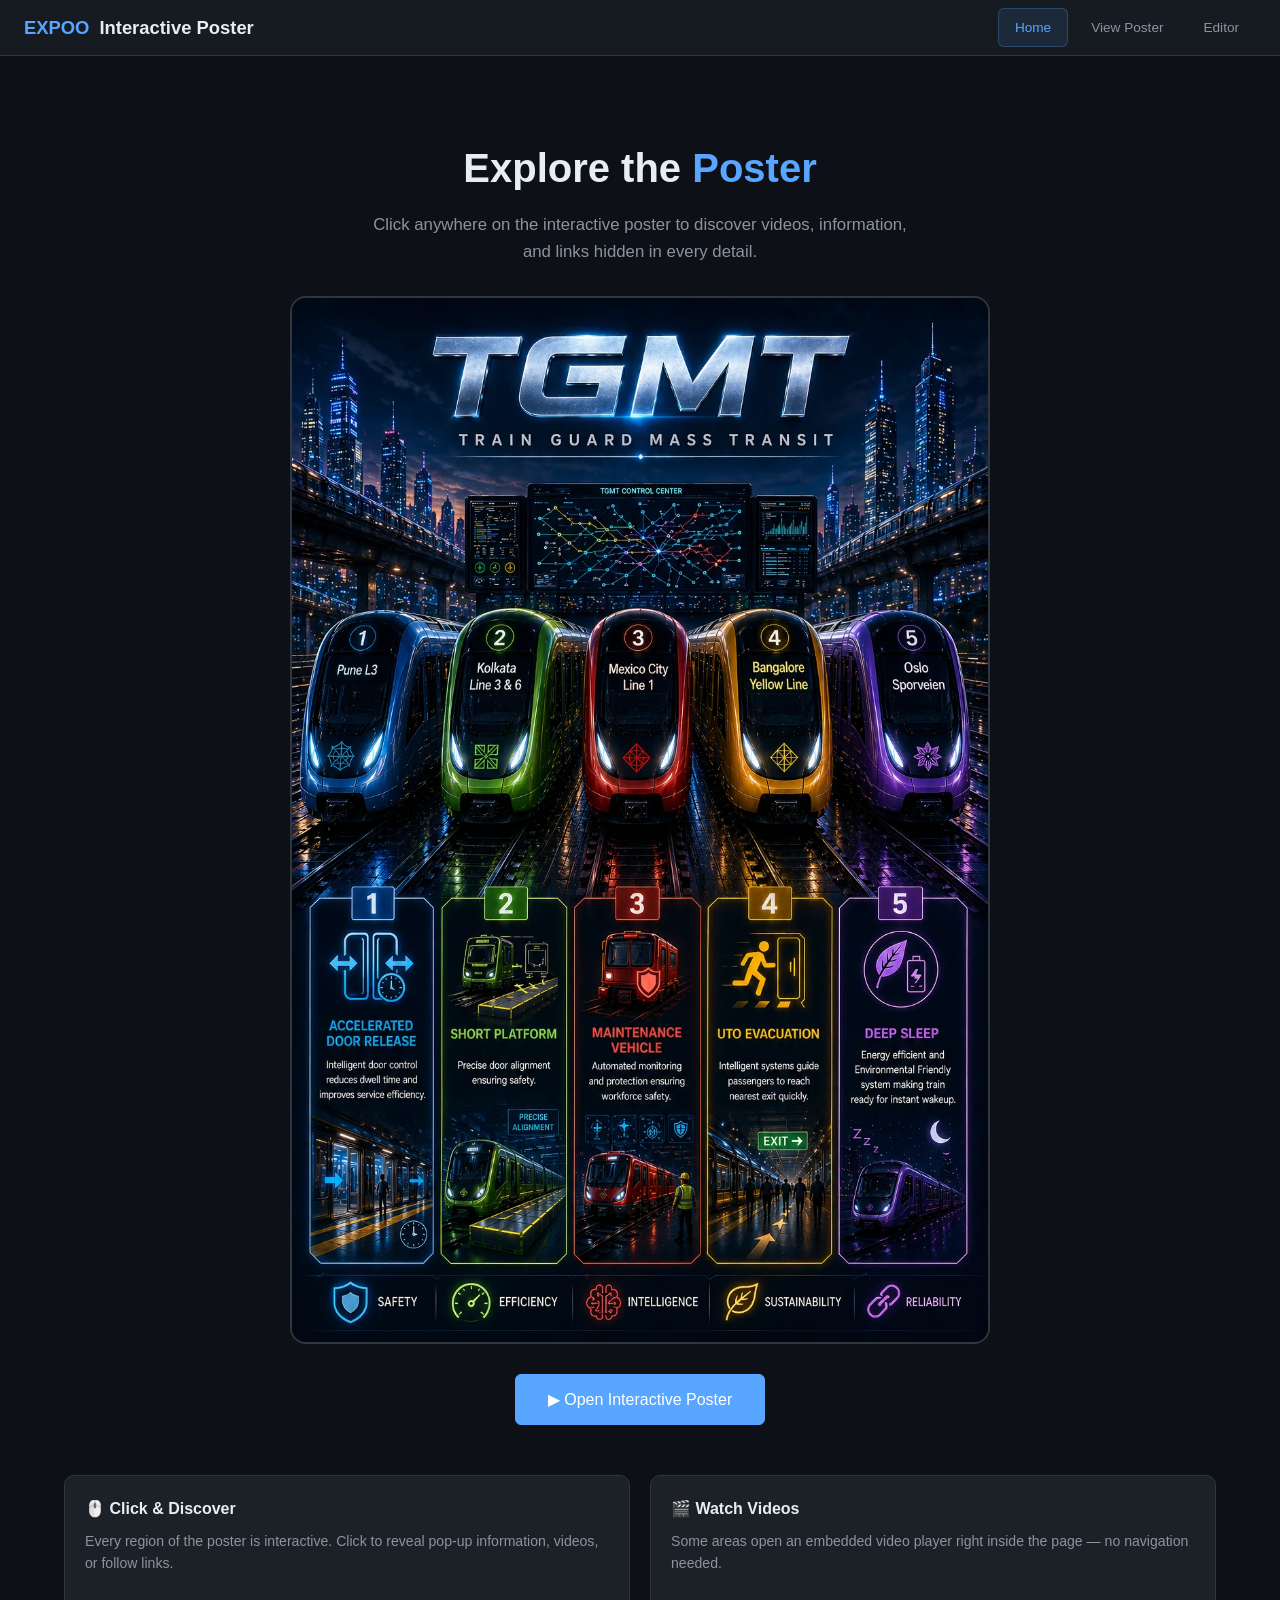
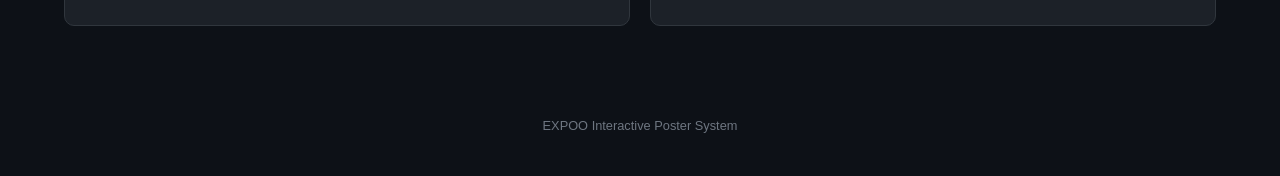
<file: index.html>
<!DOCTYPE html>
<html lang="en">
<head>
    <meta charset="UTF-8">
    <meta name="viewport" content="width=device-width, initial-scale=1.0">
    <title>EXPOO — Interactive Poster</title>
    <link rel="stylesheet" href="css/styles.css">
</head>
<body>

    <!-- ─── Top Navigation ─── -->
    <nav class="top-nav">
        <a href="index.html" class="logo">
            <span class="accent">EXPOO</span> Interactive Poster
        </a>
        <div class="nav-links">
            <a href="index.html" class="active">Home</a>
            <a href="poster.html">View Poster</a>
            <a href="editor.html">Editor</a>
        </div>
    </nav>

    <!-- ─── Hero Section ─── -->
    <section class="hero container">
        <h1>Explore the <span class="accent">Poster</span></h1>
        <p>Click anywhere on the interactive poster to discover videos, information, and links hidden in every detail.</p>

        <a href="poster.html">
            <div class="poster-preview">
                <picture>
                    <source srcset="assets/images/poster.webp" type="image/webp">
                    <source srcset="assets/images/poster.jpg" type="image/jpeg">
                    <img src="assets/images/poster.jpg" alt="Poster Preview" loading="lazy">
                </picture>
            </div>
        </a>

        <div style="margin-top:30px">
            <a href="poster.html" class="btn btn-primary" style="font-size:1rem;padding:12px 32px;">
                ▶ Open Interactive Poster
            </a>
        </div>

        <!-- ─── Feature Cards ─── -->
        <div class="features">
            <div class="card">
                <h3>🖱️ Click &amp; Discover</h3>
                <p>Every region of the poster is interactive. Click to reveal pop-up information, videos, or follow links.</p>
            </div>
            <div class="card">
                <h3>🎬 Watch Videos</h3>
                <p>Some areas open an embedded video player right inside the page — no navigation needed.</p>
            </div>

        </div>
    </section>

    <footer style="text-align:center;padding:40px 0;color:var(--text-muted);font-size:0.8rem;">
        EXPOO Interactive Poster System
    </footer>

</body>
</html>
</file>
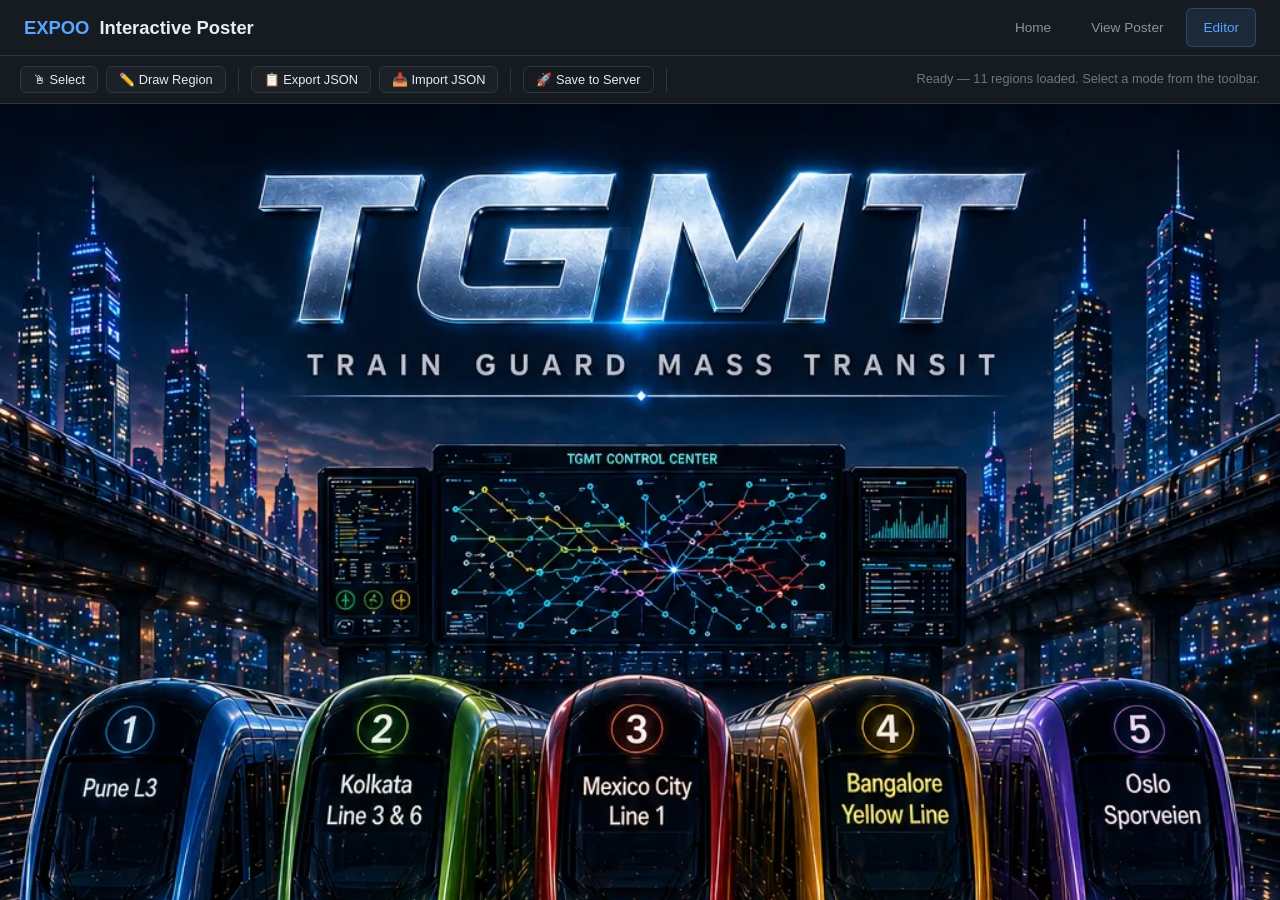
<file: editor.html>
<!DOCTYPE html>
<html lang="en">
<head>
    <meta charset="UTF-8">
    <meta name="viewport" content="width=device-width, initial-scale=1.0">
    <title>EXPOO — Region Editor</title>
    <link rel="stylesheet" href="css/styles.css">
    <style>
        body { display: flex; flex-direction: column; height: 100vh; overflow: hidden; }
        .editor-main { display: flex; flex: 1; overflow: hidden; }
        .poster-viewport { flex: 1; overflow: auto; position: relative; }
        .poster-viewport.drawing-mode { cursor: crosshair; }
        .poster-wrapper {
            position: relative;
            display: inline-block;
            min-width: 100%;
        }
        .poster-wrapper img.poster-img {
            display: block;
            width: 100%;
            height: auto;
            image-rendering: -webkit-optimize-contrast;
            image-rendering: crisp-edges;
        }

        /* File Browser */
        .file-browser {
            margin-top: 8px;
            border: 1px solid var(--border);
            border-radius: 8px;
            background: var(--bg-card);
            max-height: 320px;
            overflow: hidden;
            display: flex;
            flex-direction: column;
        }
        .fb-header {
            display: flex;
            justify-content: space-between;
            align-items: center;
            padding: 8px 12px;
            font-weight: 600;
            font-size: 0.85rem;
            border-bottom: 1px solid var(--border);
            background: var(--bg-alt);
        }
        .btn-close-fb {
            background: none;
            border: none;
            color: var(--text-muted);
            font-size: 1.1rem;
            cursor: pointer;
            padding: 0 4px;
        }
        .btn-close-fb:hover { color: var(--danger); }
        .fb-tabs {
            display: flex;
            border-bottom: 1px solid var(--border);
        }
        .fb-tab {
            flex: 1;
            padding: 6px 8px;
            font-size: 0.8rem;
            background: none;
            border: none;
            color: var(--text-muted);
            cursor: pointer;
            border-bottom: 2px solid transparent;
            transition: all 0.2s;
        }
        .fb-tab.active {
            color: var(--accent);
            border-bottom-color: var(--accent);
        }
        .fb-file-list {
            overflow-y: auto;
            padding: 4px;
            flex: 1;
        }
        .fb-file-item {
            display: flex;
            justify-content: space-between;
            align-items: center;
            padding: 6px 10px;
            border-radius: 6px;
            cursor: pointer;
            font-size: 0.82rem;
            transition: background 0.15s;
        }
        .fb-file-item:hover {
            background: rgba(88,166,255,0.1);
        }
        .fb-file-item .fb-name {
            white-space: nowrap;
            overflow: hidden;
            text-overflow: ellipsis;
            max-width: 180px;
        }
        .fb-file-item .fb-size {
            color: var(--text-muted);
            font-size: 0.75rem;
            flex-shrink: 0;
            margin-left: 8px;
        }
        .fb-hint {
            font-size: 0.8rem;
            color: var(--text-muted);
            text-align: center;
            padding: 16px 8px;
        }
        .fb-empty-hint {
            font-size: 0.8rem;
            color: var(--text-muted);
            text-align: center;
            padding: 16px 8px;
            line-height: 1.5;
        }

        /* Mobile: stack editor vertically */
        @media (max-width: 768px) {
            .editor-main { flex-direction: column; }
            .poster-viewport { min-height: 40vh; }
            .editor-sidebar {
                width: 100% !important;
                min-width: 100% !important;
                max-height: 45vh;
                border-left: none !important;
                border-top: 1px solid var(--border);
                overflow-y: auto;
            }
        }
        @media (max-width: 480px) {
            .editor-toolbar {
                overflow-x: auto;
                flex-wrap: nowrap;
                -webkit-overflow-scrolling: touch;
            }
            .editor-toolbar .info { display: none; }
            .editor-sidebar { padding: 12px; }
        }
    </style>
</head>
<body>

    <!-- ─── Top Navigation ─── -->
    <nav class="top-nav">
        <a href="index.html" class="logo">
            <span class="accent">EXPOO</span> Interactive Poster
        </a>
        <div class="nav-links">
            <a href="index.html">Home</a>
            <a href="poster.html">View Poster</a>
            <a href="editor.html" class="active">Editor</a>
        </div>
    </nav>

    <!-- ─── Toolbar ─── -->
    <div class="poster-toolbar editor-toolbar">
        <button class="btn btn-sm active" data-mode="select"
                onclick="Editor.setMode('select')">
            🖱 Select
        </button>
        <button class="btn btn-sm" data-mode="draw"
                onclick="Editor.setMode('draw')">
            ✏️ Draw Region
        </button>
        <div class="sep"></div>
        <button class="btn btn-sm" onclick="Editor.exportJSON()">📋 Export JSON</button>
        <button class="btn btn-sm" onclick="Editor.importJSON()">📥 Import JSON</button>
        <div class="sep"></div>
        <button class="btn btn-sm" style="background:var(--green)" onclick="Editor.saveToServer()">🚀 Save to Server</button>
        <div class="sep"></div>
        <span class="info" id="editor-status">Loading…</span>
    </div>

    <!-- ─── Main Area ─── -->
    <div class="editor-main">

        <!-- Poster viewport -->
        <div class="poster-viewport" id="editor-viewport">
            <div class="poster-wrapper" id="editor-wrapper">
                <picture>
                    <source srcset="assets/images/poster.webp" type="image/webp">
                    <source srcset="assets/images/poster.jpg" type="image/jpeg">
                    <img class="poster-img" id="editor-img"
                         src="assets/images/poster.jpg"
                         alt="Poster"
                         draggable="false">
                </picture>
                <!-- hotspots rendered on top by JS -->
            </div>
        </div>

        <!-- Right sidebar (edit form) -->
        <aside class="editor-sidebar" id="editor-sidebar">
            <h3>Edit Region</h3>

            <div class="form-group">
                <label for="ef-label">Label (tooltip on hover)</label>
                <input type="text" id="ef-label" placeholder="e.g. Introduction Video">
            </div>

            <div class="form-group">
                <label for="ef-type">Action Type</label>
                <select id="ef-type" onchange="Editor.toggleFieldsByType(this.value)">
                    <option value="popup">Text Popup</option>
                    <option value="video">Video Player</option>
                    <option value="link">External Link</option>
                    <option value="image">Image Lightbox</option>
                </select>
            </div>

            <div class="form-group" id="ef-group-title">
                <label for="ef-title">Popup / Video Title</label>
                <input type="text" id="ef-title" placeholder="e.g. About This Section">
            </div>

            <div class="form-group" id="ef-group-body">
                <label for="ef-body">Popup Content (HTML allowed)</label>
                <textarea id="ef-body" rows="5" placeholder="<p>Your content here...</p>"></textarea>
            </div>

            <div class="form-group" id="ef-group-url" style="display:none">
                <label for="ef-url">URL / Source Path</label>
                <input type="text" id="ef-url" placeholder="https://... or assets/videos/clip.mp4">
                <button class="btn btn-sm" style="margin-top:6px;width:100%"
                        onclick="Editor.openFileBrowser()">📁 Browse Local Files</button>
                <!-- File browser dropdown -->
                <div id="file-browser" class="file-browser" style="display:none">
                    <div class="fb-header">
                        <span>📁 Local Files</span>
                        <button class="btn-close-fb" onclick="Editor.closeFileBrowser()">✕</button>
                    </div>
                    <div class="fb-tabs">
                        <button class="fb-tab active" data-folder="images" onclick="Editor.switchFileTab('images')">🖼 Images</button>
                        <button class="fb-tab" data-folder="videos" onclick="Editor.switchFileTab('videos')">🎬 Videos</button>
                    </div>
                    <div id="fb-file-list" class="fb-file-list">
                        <p class="fb-hint">Loading…</p>
                    </div>
                </div>
            </div>

            <div class="form-group" id="ef-group-target" style="display:none">
                <label for="ef-target">Link Target</label>
                <select id="ef-target">
                    <option value="_blank">New Tab (_blank)</option>
                    <option value="_self">Same Tab (_self)</option>
                </select>
            </div>

            <div class="form-actions">
                <button class="btn btn-primary" onclick="Editor.saveForm()">💾 Save Region</button>
                <button class="btn btn-danger" onclick="Editor.deleteRegion()">🗑 Delete</button>
            </div>

            <hr style="border-color:var(--border);margin:24px 0 16px;">

            <div class="form-actions" style="margin-bottom:16px">
                <button class="btn btn-primary" style="width:100%;background:var(--green);font-size:0.95rem;"
                        onclick="Editor.saveToServer()">
                    🚀 Save All to Server
                </button>
            </div>

            <h3>All Regions <span id="region-count" style="color:var(--text-muted);font-size:0.82rem;font-weight:400;"></span></h3>
            <div id="region-list">
                <!-- Rendered by JS -->
            </div>
        </aside>
    </div>

    <!-- ─── Scripts ─── -->
    <script src="content/regions.js"></script>
    <script src="js/app.js"></script>
    <script src="js/editor.js"></script>
    <script>Editor.init();</script>

</body>
</html>
</file>
<file: css/styles.css>
/* ============================================
   EXPOO Interactive Poster System — Global Styles
   ============================================ */

/* ---- Reset & Base ---- */
*, *::before, *::after {
    margin: 0;
    padding: 0;
    box-sizing: border-box;
}

:root {
    --bg-primary: #0d1117;
    --bg-secondary: #161b22;
    --bg-card: #1c2128;
    --bg-hover: #262c36;
    --border: #30363d;
    --accent: #58a6ff;
    --accent-hover: #79b8ff;
    --accent-glow: rgba(88, 166, 255, 0.25);
    --text-primary: #e6edf3;
    --text-secondary: #8b949e;
    --text-muted: #6e7681;
    --danger: #f85149;
    --success: #3fb950;
    --warning: #d29922;
    --radius-sm: 6px;
    --radius-md: 10px;
    --radius-lg: 16px;
    --shadow: 0 8px 30px rgba(0, 0, 0, 0.4);
    --transition: 0.25s ease;
}

html {
    font-size: 16px;
    scroll-behavior: smooth;
}

body {
    font-family: 'Segoe UI', -apple-system, BlinkMacSystemFont, sans-serif;
    background: var(--bg-primary);
    color: var(--text-primary);
    line-height: 1.6;
    min-height: 100vh;
    overflow-x: hidden;
}

a {
    color: var(--accent);
    text-decoration: none;
    transition: color var(--transition);
}

a:hover {
    color: var(--accent-hover);
}

img, svg {
    display: block;
    max-width: 100%;
}

/* ---- Utility ---- */
.container {
    max-width: 1200px;
    margin: 0 auto;
    padding: 0 24px;
}

.sr-only {
    position: absolute;
    width: 1px;
    height: 1px;
    clip: rect(0, 0, 0, 0);
    overflow: hidden;
}

/* ---- Top Nav ---- */
.top-nav {
    background: var(--bg-secondary);
    border-bottom: 1px solid var(--border);
    padding: 0 24px;
    height: 56px;
    display: flex;
    align-items: center;
    justify-content: space-between;
    position: sticky;
    top: 0;
    z-index: 500;
}

.top-nav .logo {
    display: flex;
    align-items: center;
    gap: 10px;
    font-size: 1.15rem;
    font-weight: 700;
    color: var(--text-primary);
}

.top-nav .logo span.accent {
    color: var(--accent);
}

.nav-links {
    display: flex;
    gap: 6px;
}

.nav-links a, .nav-links button {
    padding: 8px 16px;
    border-radius: var(--radius-sm);
    font-size: 0.85rem;
    font-weight: 500;
    color: var(--text-secondary);
    background: transparent;
    border: 1px solid transparent;
    cursor: pointer;
    transition: all var(--transition);
}

.nav-links a:hover, .nav-links button:hover {
    color: var(--text-primary);
    background: var(--bg-hover);
}

.nav-links a.active, .nav-links button.active {
    color: var(--accent);
    background: rgba(88, 166, 255, 0.1);
    border-color: rgba(88, 166, 255, 0.25);
}

/* ---- Buttons ---- */
.btn {
    display: inline-flex;
    align-items: center;
    gap: 6px;
    padding: 8px 18px;
    border: 1px solid var(--border);
    border-radius: var(--radius-sm);
    font-size: 0.85rem;
    font-weight: 500;
    cursor: pointer;
    transition: all var(--transition);
    background: var(--bg-card);
    color: var(--text-primary);
}

.btn:hover {
    background: var(--bg-hover);
    border-color: var(--accent);
}

.btn-primary {
    background: var(--accent);
    color: #fff;
    border-color: var(--accent);
}

.btn-primary:hover {
    background: var(--accent-hover);
}

.btn-danger {
    background: transparent;
    color: var(--danger);
    border-color: var(--danger);
}

.btn-danger:hover {
    background: rgba(248, 81, 73, 0.15);
}

.btn-sm {
    padding: 5px 12px;
    font-size: 0.8rem;
}

/* ---- Cards ---- */
.card {
    background: var(--bg-card);
    border: 1px solid var(--border);
    border-radius: var(--radius-md);
    padding: 20px;
    transition: border-color var(--transition), box-shadow var(--transition);
}

.card:hover {
    border-color: var(--accent);
    box-shadow: 0 0 20px var(--accent-glow);
}

/* ---- Modals / Overlays ---- */
.modal-backdrop {
    position: fixed;
    inset: 0;
    background: rgba(0, 0, 0, 0.7);
    z-index: 900;
    display: flex;
    align-items: center;
    justify-content: center;
    opacity: 0;
    pointer-events: none;
    transition: opacity 0.3s ease;
}

.modal-backdrop.open {
    opacity: 1;
    pointer-events: all;
}

.modal {
    background: var(--bg-secondary);
    border: 1px solid var(--border);
    border-radius: var(--radius-lg);
    padding: 28px;
    max-width: 600px;
    width: 90vw;
    max-height: 85vh;
    overflow-y: auto;
    box-shadow: var(--shadow);
    transform: translateY(20px) scale(0.97);
    transition: transform 0.3s ease;
}

.modal-backdrop.open .modal {
    transform: translateY(0) scale(1);
}

.modal-header {
    display: flex;
    justify-content: space-between;
    align-items: center;
    margin-bottom: 18px;
}

.modal-header h2 {
    font-size: 1.15rem;
    font-weight: 600;
}

.modal-close {
    background: none;
    border: none;
    color: var(--text-secondary);
    font-size: 1.4rem;
    cursor: pointer;
    padding: 4px;
    line-height: 1;
    transition: color var(--transition);
}

.modal-close:hover {
    color: var(--text-primary);
}

.modal-body p {
    color: var(--text-secondary);
    margin-bottom: 14px;
    line-height: 1.7;
}

.modal-body img, .modal-body video {
    border-radius: var(--radius-md);
    margin: 12px 0;
}

/* Zoomable Image Viewer */
.zoom-viewer {
    display: flex;
    flex-direction: column;
    height: 70vh;
    max-height: 75vh;
}
.zoom-toolbar {
    display: flex;
    align-items: center;
    gap: 8px;
    padding: 8px 0 12px;
    border-bottom: 1px solid var(--border);
    margin-bottom: 8px;
    flex-shrink: 0;
}
.zoom-level-label {
    font-size: 0.82rem;
    color: var(--text-secondary);
    min-width: 44px;
    text-align: center;
    font-variant-numeric: tabular-nums;
}
.zoom-container {
    flex: 1;
    overflow: hidden;
    position: relative;
    border-radius: var(--radius-md);
    background: var(--bg-primary);
    user-select: none;
}
.zoom-container img {
    position: absolute;
    top: 0;
    left: 0;
    max-width: none !important;
    max-height: none !important;
    width: auto !important;
    height: auto !important;
    margin: 0 !important;
}
.zoom-container video {
    position: absolute;
    top: 0;
    left: 0;
    max-width: none !important;
    max-height: none !important;
    width: auto !important;
    height: auto !important;
    margin: 0 !important;
    transform-origin: 0 0;
    cursor: grab;
    outline: none;
}

/* ---- Forms ---- */
.form-group {
    margin-bottom: 14px;
}

.form-group label {
    display: block;
    font-size: 0.82rem;
    color: var(--text-secondary);
    margin-bottom: 6px;
    font-weight: 500;
}

.form-group input, .form-group textarea, .form-group select {
    width: 100%;
    padding: 9px 14px;
    border: 1px solid var(--border);
    border-radius: var(--radius-sm);
    background: var(--bg-primary);
    color: var(--text-primary);
    font-size: 0.85rem;
    transition: border-color var(--transition);
}

.form-group input:focus, .form-group textarea:focus, .form-group select:focus {
    outline: none;
    border-color: var(--accent);
    box-shadow: 0 0 0 3px var(--accent-glow);
}

.form-group textarea {
    resize: vertical;
    min-height: 80px;
}

.form-actions {
    display: flex;
    gap: 10px;
    margin-top: 18px;
}

/* ---- Toast notifications ---- */
.toast-container {
    position: fixed;
    bottom: 24px;
    right: 24px;
    z-index: 1000;
    display: flex;
    flex-direction: column-reverse;
    gap: 10px;
}

.toast {
    background: var(--bg-secondary);
    border: 1px solid var(--border);
    border-radius: var(--radius-md);
    padding: 12px 20px;
    min-width: 280px;
    box-shadow: var(--shadow);
    display: flex;
    align-items: center;
    gap: 10px;
    animation: toast-in 0.35s ease forwards;
    font-size: 0.85rem;
}

.toast.success { border-left: 3px solid var(--success); }
.toast.error   { border-left: 3px solid var(--danger); }
.toast.info    { border-left: 3px solid var(--accent); }

.toast.removing {
    animation: toast-out 0.3s ease forwards;
}

@keyframes toast-in {
    from { opacity: 0; transform: translateX(40px); }
    to   { opacity: 1; transform: translateX(0); }
}

@keyframes toast-out {
    from { opacity: 1; transform: translateX(0); }
    to   { opacity: 0; transform: translateX(40px); }
}

/* ---- Poster Viewer ---- */
.poster-viewport {
    position: relative;
    flex: 1;
    overflow: auto;
    background: var(--bg-primary);
}

.poster-viewport svg {
    display: block;
    width: 100%;
    height: auto;
    min-width: 600px;
}

/* Hotspot overlays */
.hotspot {
    position: absolute;
    border: none;
    border-radius: 0;
    cursor: pointer;
    transition: all 0.3s ease;
    z-index: 10;
}

.hotspot::after {
    content: attr(data-label);
    position: absolute;
    bottom: calc(100% + 8px);
    left: 50%;
    transform: translateX(-50%);
    background: rgba(255, 255, 255, 0.95);
    color: #111;
    padding: 4px 12px;
    border-radius: 20px;
    font-size: 0.7rem;
    font-weight: 600;
    white-space: nowrap;
    opacity: 0;
    pointer-events: none;
    transition: opacity 0.25s ease;
    box-shadow: 0 2px 8px rgba(0,0,0,0.3);
}

.hotspot:hover {
    background: rgba(255, 255, 255, 0.06);
}

.hotspot:hover::after {
    opacity: 1;
}

/* Bright pulse dot at center */
.hotspot .pulse-dot {
    position: absolute;
    top: 50%;
    left: 50%;
    transform: translate(-50%, -50%);
    width: 16px;
    height: 16px;
    background: #00e5ff;
    border: none;
    border-radius: 50%;
    animation: pulse 2s ease-in-out infinite;
    box-shadow: 0 0 12px 5px rgba(0, 229, 255, 0.7), 0 0 24px 10px rgba(0, 229, 255, 0.3);
}

/* Outer expanding ring 1 */
.hotspot .pulse-dot::before {
    content: '';
    position: absolute;
    top: 50%;
    left: 50%;
    transform: translate(-50%, -50%);
    width: 16px;
    height: 16px;
    border: 3px solid rgba(0, 229, 255, 0.8);
    border-radius: 50%;
    animation: ripple 2.2s ease-out infinite;
}

/* Outer expanding ring 2 (staggered) */
.hotspot .pulse-dot::after {
    content: '';
    position: absolute;
    top: 50%;
    left: 50%;
    transform: translate(-50%, -50%);
    width: 16px;
    height: 16px;
    border: 2px solid rgba(0, 229, 255, 0.6);
    border-radius: 50%;
    animation: ripple 2.2s ease-out infinite 1.1s;
}

@keyframes pulse {
    0%, 100% { 
        box-shadow: 0 0 12px 5px rgba(0, 229, 255, 0.7), 0 0 24px 10px rgba(0, 229, 255, 0.3);
        transform: translate(-50%, -50%) scale(1);
    }
    50% { 
        box-shadow: 0 0 18px 8px rgba(0, 229, 255, 0.9), 0 0 36px 16px rgba(0, 229, 255, 0.4);
        transform: translate(-50%, -50%) scale(1.2);
    }
}

@keyframes ripple {
    0% { 
        width: 16px; height: 16px; opacity: 1;
    }
    100% { 
        width: 80px; height: 80px; opacity: 0;
    }
}

/* Drawing overlay */
.draw-rect {
    position: absolute;
    border: 2px dashed var(--accent);
    background: rgba(88, 166, 255, 0.08);
    pointer-events: none;
    z-index: 20;
}

/* ---- Toolbar (poster page) ---- */
.poster-toolbar {
    display: flex;
    align-items: center;
    gap: 8px;
    padding: 10px 20px;
    background: var(--bg-secondary);
    border-bottom: 1px solid var(--border);
    flex-wrap: wrap;
}

.poster-toolbar .sep {
    width: 1px;
    height: 24px;
    background: var(--border);
    margin: 0 4px;
}

.poster-toolbar .info {
    margin-left: auto;
    font-size: 0.8rem;
    color: var(--text-muted);
}

/* ---- Sidebar (editor mode) ---- */
.editor-sidebar {
    width: 320px;
    min-width: 320px;
    background: var(--bg-secondary);
    border-left: 1px solid var(--border);
    overflow-y: auto;
    padding: 20px;
    display: none;
}

.editor-sidebar.open {
    display: block;
}

.editor-sidebar h3 {
    font-size: 0.95rem;
    margin-bottom: 14px;
    color: var(--text-primary);
}

.region-list-item {
    display: flex;
    align-items: center;
    justify-content: space-between;
    padding: 10px 12px;
    border: 1px solid var(--border);
    border-radius: var(--radius-sm);
    margin-bottom: 8px;
    background: var(--bg-card);
    cursor: pointer;
    transition: all var(--transition);
}

.region-list-item:hover {
    border-color: var(--accent);
}

.region-list-item .rl-label {
    font-size: 0.85rem;
    font-weight: 500;
}

.region-list-item .rl-type {
    font-size: 0.72rem;
    color: var(--text-muted);
    background: var(--bg-primary);
    padding: 2px 8px;
    border-radius: 20px;
}

/* ---- Landing page ---- */
.hero {
    text-align: center;
    padding: 80px 24px 50px;
}

.hero h1 {
    font-size: 2.5rem;
    font-weight: 700;
    margin-bottom: 12px;
}

.hero h1 .accent {
    color: var(--accent);
}

.hero p {
    font-size: 1.05rem;
    color: var(--text-secondary);
    max-width: 540px;
    margin: 0 auto 30px;
}

.poster-preview {
    max-width: 700px;
    margin: 0 auto;
    border-radius: var(--radius-lg);
    overflow: hidden;
    border: 2px solid var(--border);
    transition: border-color 0.4s ease;
    cursor: pointer;
}

.poster-preview:hover {
    border-color: var(--accent);
    box-shadow: 0 0 40px var(--accent-glow);
}

.poster-preview img {
    width: 100%;
    height: auto;
}

.features {
    display: grid;
    grid-template-columns: repeat(auto-fit, minmax(250px, 1fr));
    gap: 20px;
    margin-top: 50px;
}

.features .card {
    text-align: left;
}

.features .card h3 {
    font-size: 1rem;
    margin-bottom: 8px;
    display: flex;
    align-items: center;
    gap: 8px;
}

.features .card p {
    color: var(--text-secondary);
    font-size: 0.88rem;
}

/* ---- Video Player ---- */
.video-container {
    position: relative;
    width: 100%;
    border-radius: var(--radius-md);
    overflow: hidden;
    background: #000;
}

.video-container video {
    width: 100%;
    display: block;
}

/* ---- Responsive ---- */

/* Tablet & small laptop */
@media (max-width: 768px) {
    .hero h1 { font-size: 1.7rem; }
    .top-nav { padding: 0 14px; }
    .nav-links a, .nav-links button { padding: 6px 10px; font-size: 0.78rem; }
    .editor-sidebar { width: 100%; min-width: 100%; border-left: none; border-top: 1px solid var(--border); }
    .poster-toolbar { padding: 8px 12px; }
    .zoom-viewer { height: 55vh; }
    .modal { padding: 20px; width: 95vw; }
}

/* Phone */
@media (max-width: 480px) {
    /* Nav: stack logo + links or shrink */
    .top-nav {
        padding: 0 10px;
        height: 48px;
    }
    .top-nav .logo {
        font-size: 0.95rem;
    }
    .nav-links {
        gap: 2px;
    }
    .nav-links a, .nav-links button {
        padding: 5px 8px;
        font-size: 0.72rem;
    }

    /* Hero */
    .hero { padding: 50px 14px 30px; }
    .hero h1 { font-size: 1.35rem; }
    .hero p { font-size: 0.9rem; }

    /* Cards */
    .features { gap: 12px; margin-top: 30px; }
    .card { padding: 14px; }
    .features .card h3 { font-size: 0.9rem; }
    .features .card p { font-size: 0.82rem; }

    /* Poster toolbar: smaller buttons, scrollable */
    .poster-toolbar {
        padding: 6px 8px;
        gap: 4px;
        overflow-x: auto;
        flex-wrap: nowrap;
        -webkit-overflow-scrolling: touch;
    }
    .poster-toolbar .sep { margin: 0 2px; }
    .poster-toolbar .info {
        display: none; /* hide region count on phone */
    }
    .btn-sm {
        padding: 6px 10px;
        font-size: 0.75rem;
        white-space: nowrap;
    }

    /* Modals: nearly full-screen on phone */
    .modal-backdrop {
        align-items: stretch;
        padding: 0;
    }
    .modal {
        width: 100vw !important;
        max-width: 100vw !important;
        border-radius: 0;
        max-height: 100vh;
        height: 100vh;
        padding: 12px;
        display: flex;
        flex-direction: column;
    }
    .modal-backdrop.open .modal {
        transform: none;
    }
    .modal-header {
        flex-shrink: 0;
    }
    .modal-body {
        flex: 1;
        overflow-y: auto;
        display: flex;
        flex-direction: column;
    }

    /* Zoom viewer: fill available space on phone */
    .zoom-viewer {
        height: auto !important;
        max-height: none !important;
        flex: 1;
        display: flex;
        flex-direction: column;
    }
    .zoom-toolbar {
        gap: 4px;
        padding: 6px 0 8px;
        flex-wrap: wrap;
        flex-shrink: 0;
    }
    .zoom-container {
        flex: 1;
        min-height: 0;
    }

    /* Video: simple playback on phone (no zoom needed) */
    .mobile-video-simple {
        width: 100%;
        max-height: 70vh;
        border-radius: var(--radius-md);
    }

    /* Toast: full width at bottom */
    .toast-container {
        right: 8px;
        left: 8px;
        bottom: 12px;
    }
    .toast {
        min-width: auto;
        font-size: 0.8rem;
        padding: 10px 14px;
    }

    /* Editor sidebar */
    .editor-sidebar {
        max-height: 50vh;
        padding: 14px;
    }

    /* Hotspot labels: always show on mobile (no hover) */
    .hotspot::after {
        font-size: 0.6rem;
        padding: 2px 6px;
    }
    .hotspot .pulse-dot {
        width: 8px;
        height: 8px;
    }
}
</file>
